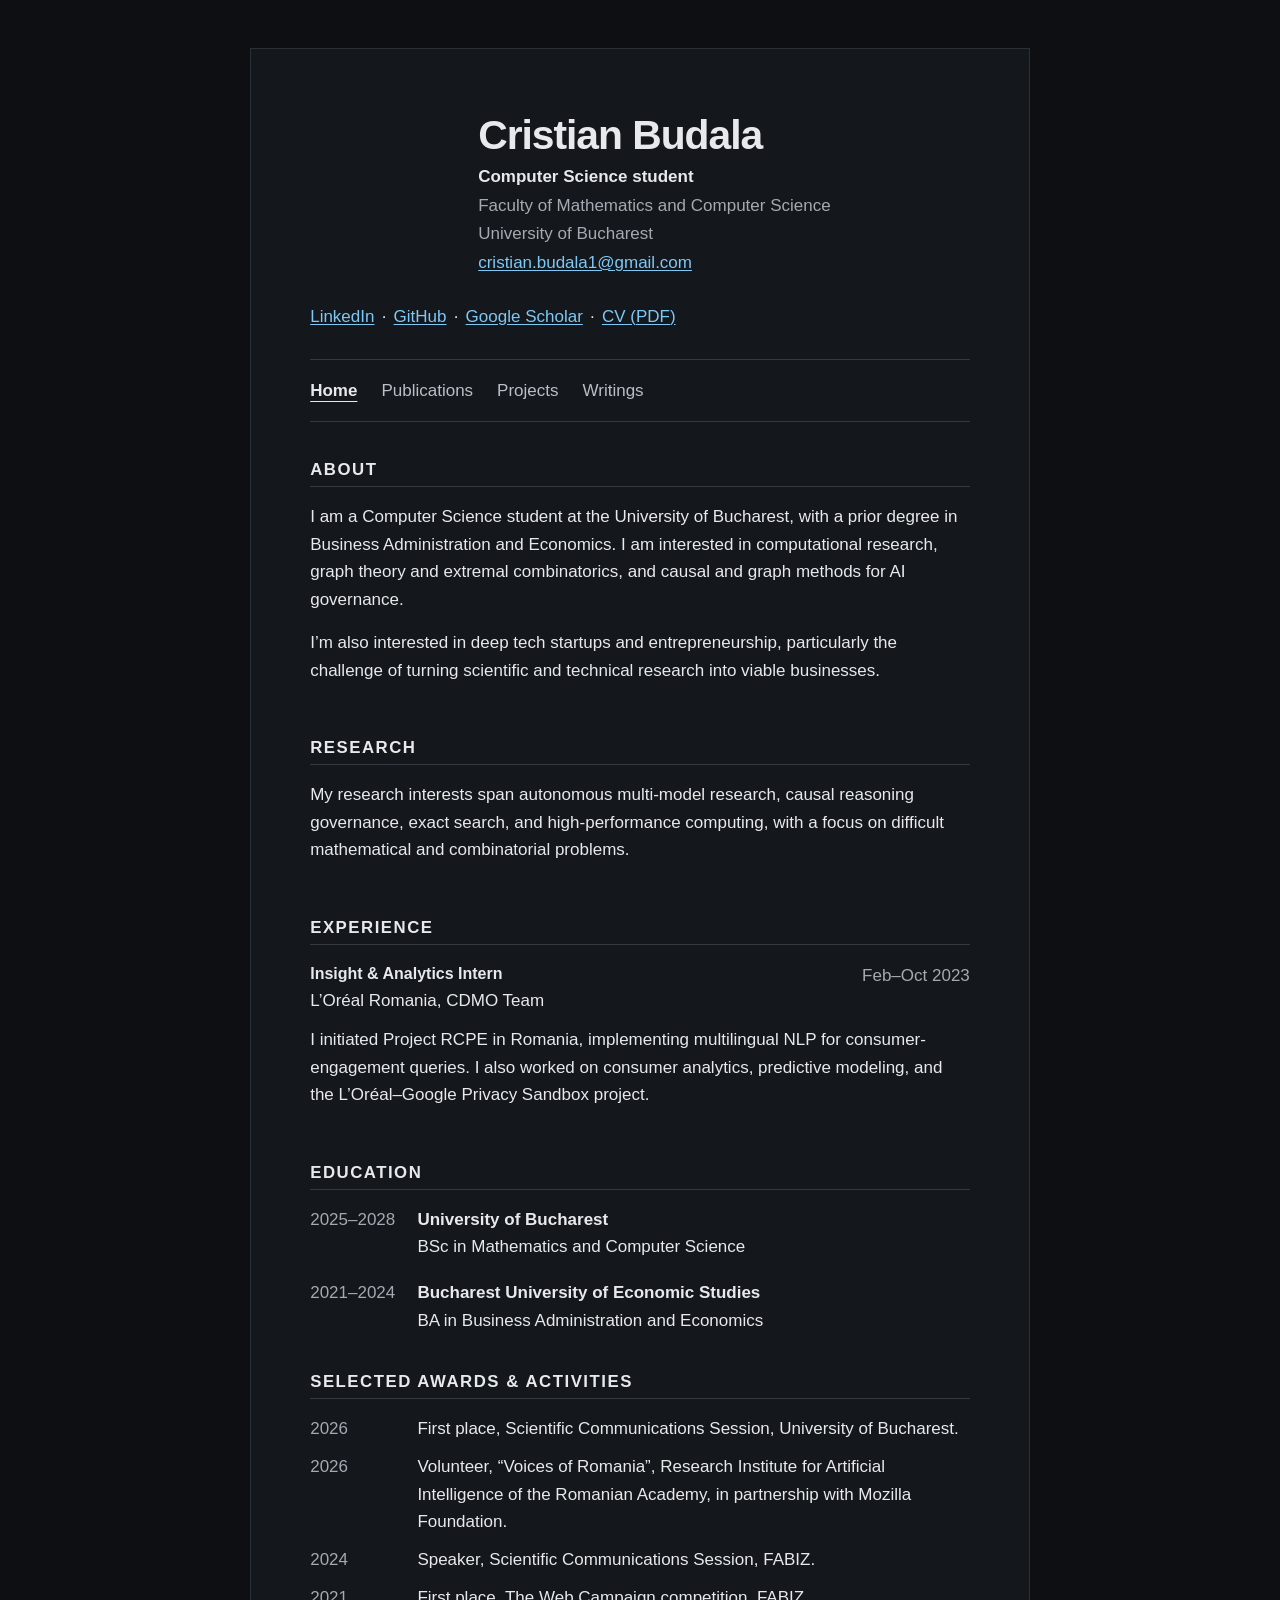
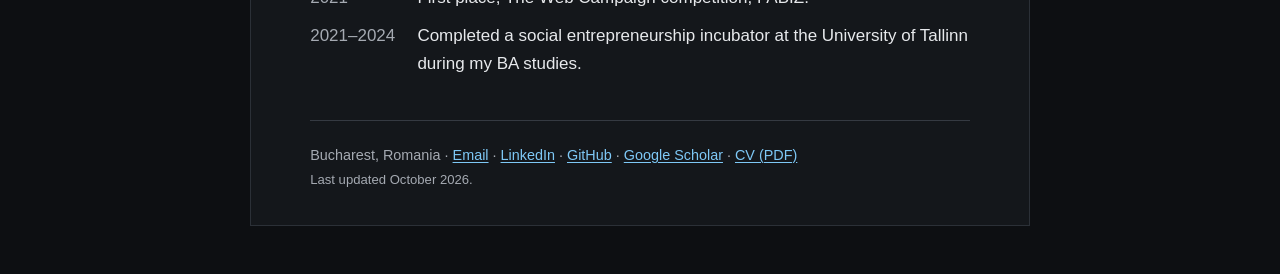
<file: index.html>
<!doctype html>
<html lang="en">
<head>
  <meta charset="utf-8">
  <meta name="viewport" content="width=device-width, initial-scale=1">
  <meta name="theme-color" content="#0d0f12">
  <meta name="google-site-verification" content="-uyji650QhEZmCe27n6PGyCIkd62Jc51Z5AX6GFoZh4" />
  <meta http-equiv="refresh" content="0; url=home.html">
  <link rel="canonical" href="https://cristianbudala.github.io/home.html">
  <title>Home — Cristian Budala</title>
  <link rel="stylesheet" href="styles.css">
</head>
<body>
  <main>
    <h1>Cristian Budala</h1>
    <p><a href="home.html">Continue to the homepage.</a></p>
  </main>
</body>
</html>
</file>
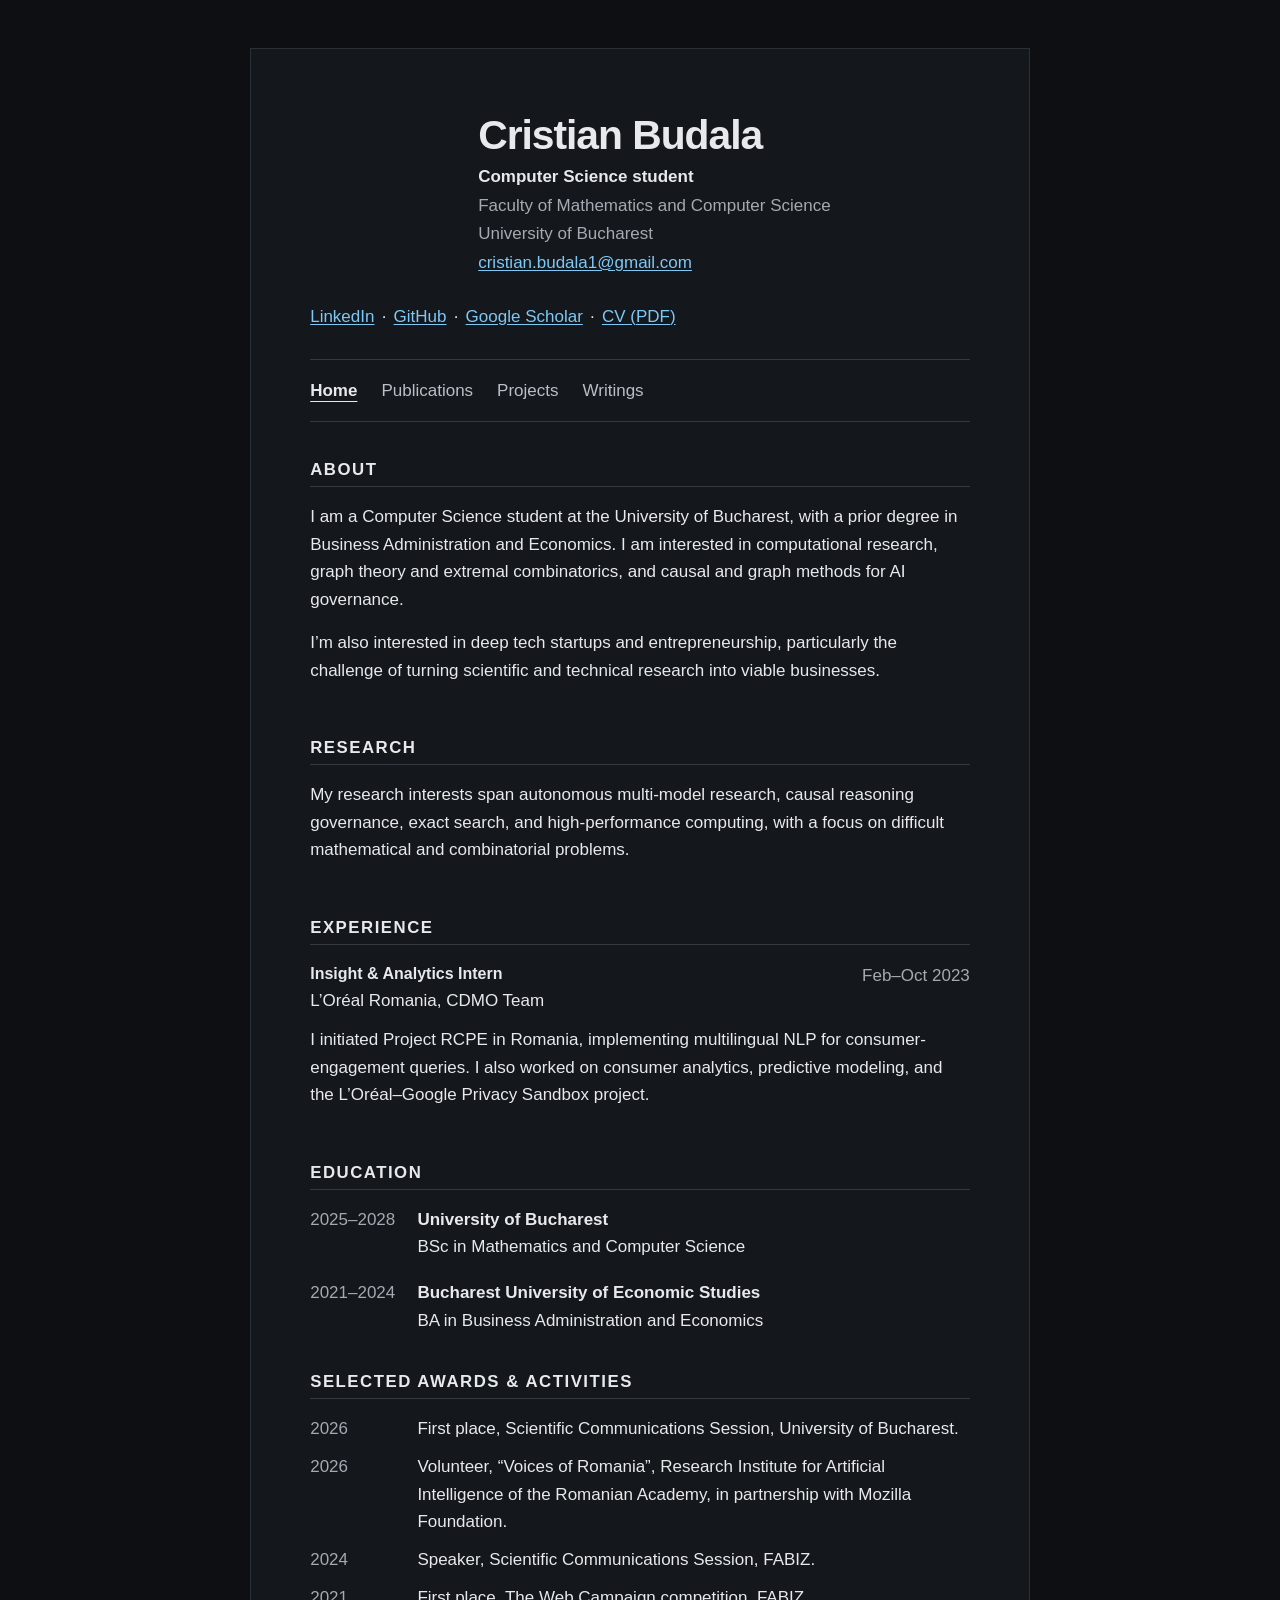
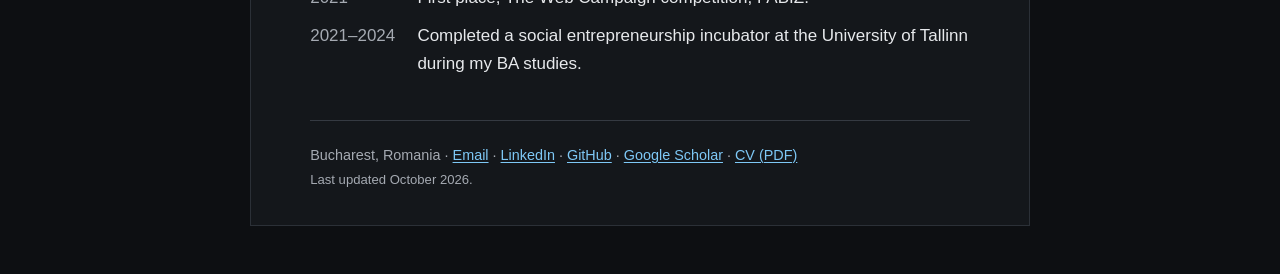
<file: hobbies.html>
<!doctype html>
<html lang="en">
<head>
  <meta charset="utf-8">
  <meta name="viewport" content="width=device-width, initial-scale=1">
  <meta name="theme-color" content="#0d0f12">
  <meta name="description" content="Cristian Budala’s hobbies and personal background: competitive gaming, debate, home labs, mountains, audio engineering, and film.">
  <!-- Temporarily hidden: to restore, remove the refresh and robots tags,
       restore this page's canonical URL, replace the fallback main with
       the template's contents, and
       restore the navigation links and sitemap entry. -->
  <meta name="robots" content="noindex">
  <meta http-equiv="refresh" content="0; url=home.html">
  <link rel="canonical" href="https://cristianbudala.github.io/home.html">
  <title>Hobbies — Cristian Budala</title>
  <link rel="stylesheet" href="styles.css">
</head>
<body>
  <main>
    <p><a href="home.html">Continue to the homepage.</a></p>
  </main>

  <template id="hobbies-content">
  <a class="skip-link" href="#main">Skip to content</a>

  <main id="main">
    <header class="intro">
      <p class="site-name"><a href="home.html">Cristian Budala</a></p>
      <h1 id="page-title">Hobbies</h1>
    </header>

    <nav class="page-nav" aria-label="Main navigation">
      <a href="home.html">Home</a>
      <a href="publications.html">Publications</a>
      <a href="projects.html">Projects</a>
      <a href="writings.html">Writings</a>
      <a href="hobbies.html" aria-current="page">Hobbies</a>
    </nav>

    <section aria-labelledby="page-title">
      <p>As a teenager, I played competitively (Minecraft, CS:GO, and Rainbow Six Siege), representing Romania at some of the first major gaming events in Eastern Europe, including <a href="https://ro.wikipedia.org/wiki/Dreamhack" target="_blank" rel="noreferrer">DreamHack 2015</a> and <a href="https://ro.wikipedia.org/wiki/East_European_Comic_Con" target="_blank" rel="noreferrer">East European Comic Con (2014–2016)</a>. I can proudly say I was there in the “golden-era” of gaming, able to witness live some of the greatest moments in competitive gaming and its ascension into mainstream media as “more than just a hobby”.</p>
      <p>In high school, I discovered academic debating, something to which I dedicated most of my time for the next 5-6 years. As a debater, I won two national championships and many other team and individual, national and international awards. My involvement also extended to coaching, judging, and organizing competitions: I coached five national champions and worked with 700+ children and teenagers.</p>
      <p>I then became manager of Tandem Debate Club, the biggest debate club in the Transylvania region, and co-founded the AXEM Association for Critical Thinking. As Vice President of AXEM (2020-2024), I helped organize debate competitions, worked with students, and supported educational and charitable initiatives.</p>
    </section>

    <section aria-labelledby="these-days-title">
      <h2 id="these-days-title">These days</h2>
      <p>Nowadays, outside mathematics and programming, I enjoy spending time building my home lab or climbing mountains.</p>
      <p>I’m also learning and practicing audio engineering for hi-fi audio products. Cinema has long been another interest, and I’ve recently started learning more about film criticism.</p>
    </section>

    <img class="personal-photo" src="assets/images/mountain-hike.jpg" width="4898" height="3265" alt="A person standing on a rocky mountain summit overlooking distant blue ridges." loading="lazy" decoding="async">

    <footer>
      <p>Bucharest, Romania · <a href="mailto:cristian.budala1@gmail.com">Email</a> · <a href="https://www.linkedin.com/in/cristian-budala/" target="_blank" rel="noreferrer">LinkedIn</a> · <a href="https://github.com/CristianBudala" target="_blank" rel="noreferrer">GitHub</a> · <a href="https://scholar.google.com/citations?user=VjInabEAAAAJ&amp;hl=en&amp;oi=ao" target="_blank" rel="noreferrer">Google Scholar</a> · <a href="assets/documents/Cristian_Budala_CV.pdf?v=c77f74951b90" download="Cristian_Budala_CV.pdf" type="application/pdf">CV (PDF)</a></p>
      <p class="updated">Last updated <time datetime="2026-10-18">October 2026</time>.</p>
    </footer>
  </main>
  </template>
</body>
</html>
</file>
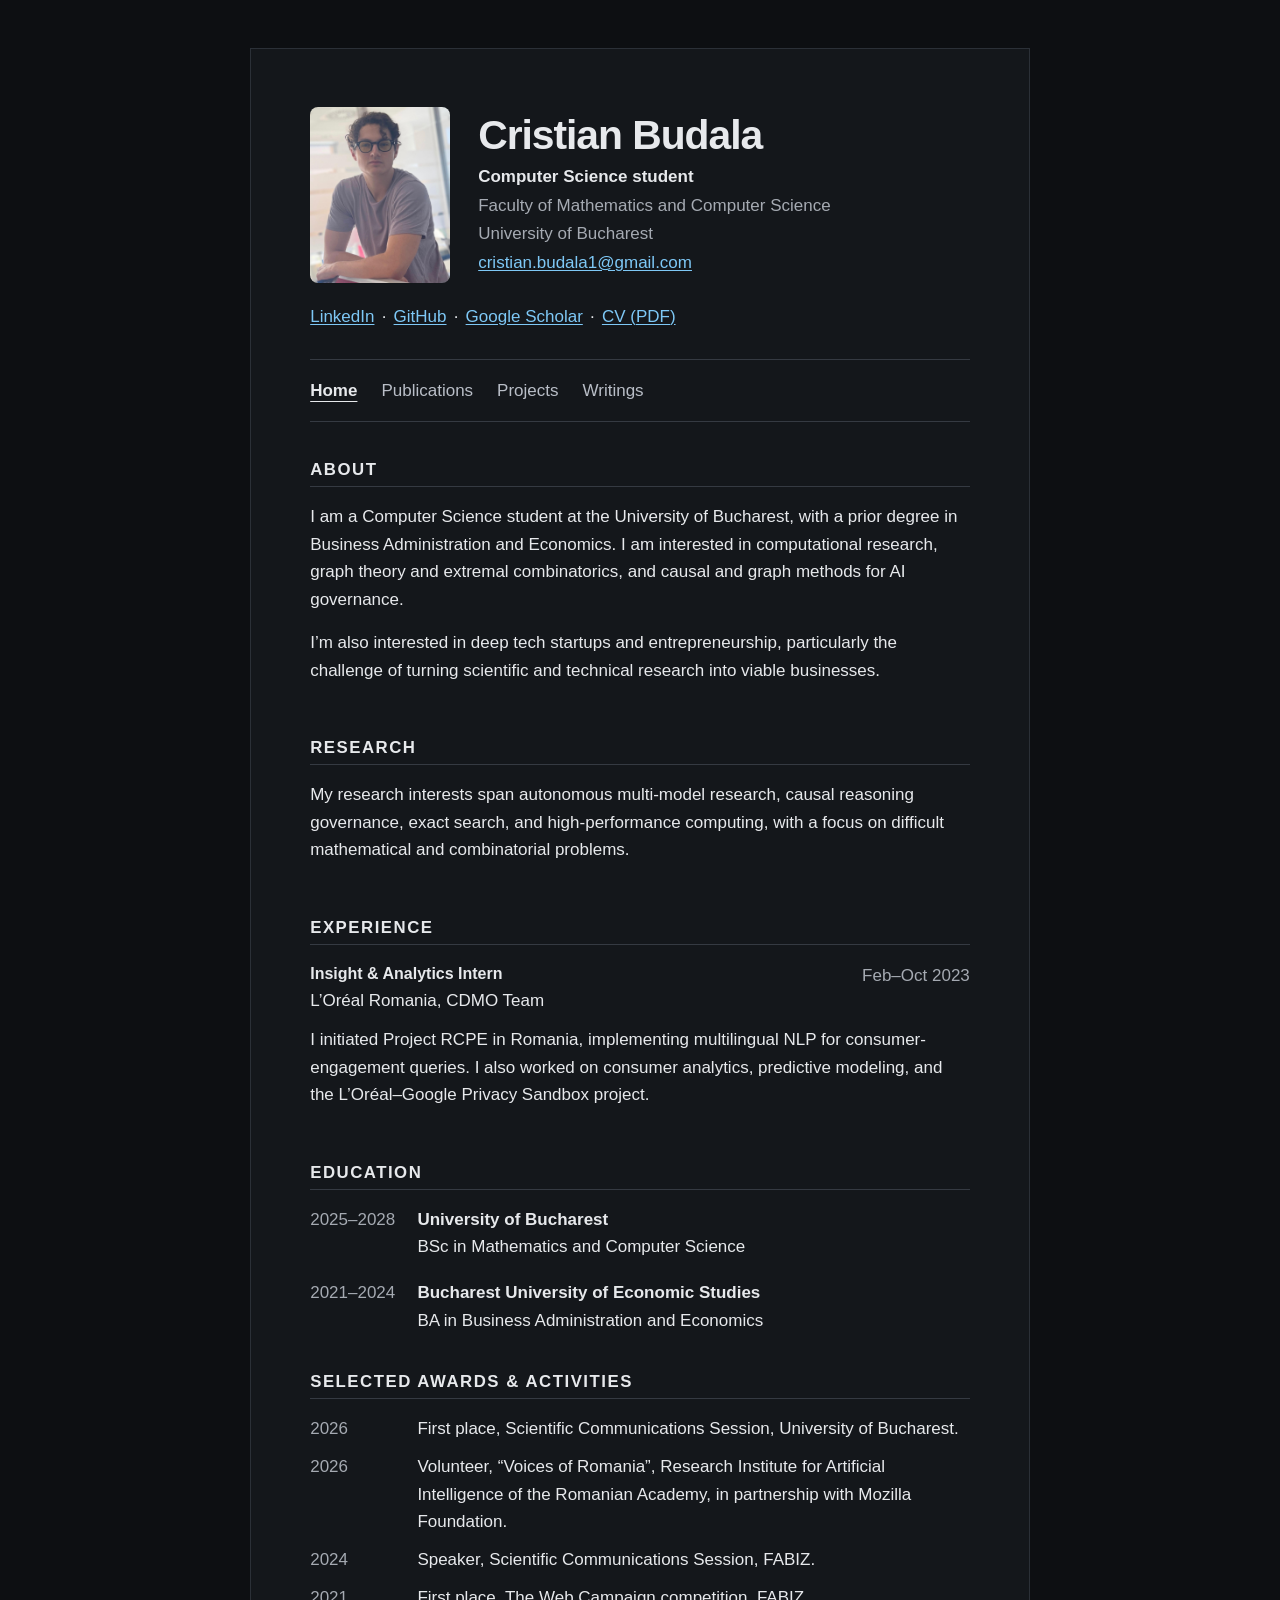
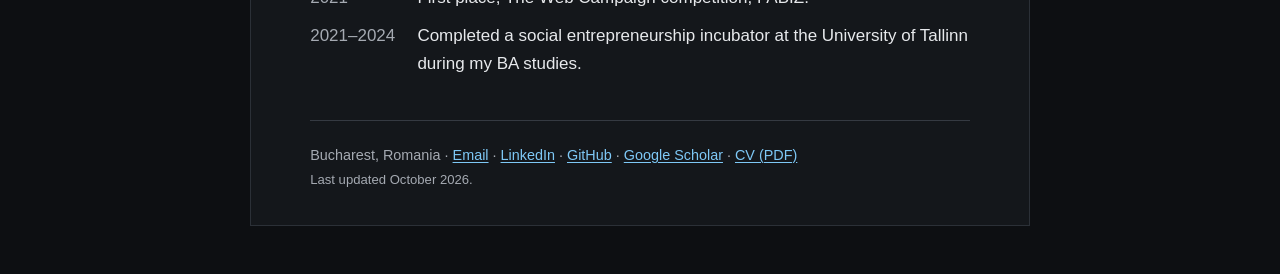
<file: home.html>
<!doctype html>
<html lang="en">
<head>
  <meta charset="utf-8">
  <meta name="viewport" content="width=device-width, initial-scale=1">
  <meta name="theme-color" content="#0d0f12">
  <meta name="google-site-verification" content="-uyji650QhEZmCe27n6PGyCIkd62Jc51Z5AX6GFoZh4" />
  <meta name="description" content="Cristian Budala — computer science student at the University of Bucharest working on computational combinatorics, autonomous research, and causal AI governance.">
  <link rel="canonical" href="https://cristianbudala.github.io/home.html">
  <title>Home — Cristian Budala</title>
  <link rel="stylesheet" href="styles.css">
</head>
<body>
  <a class="skip-link" href="#main">Skip to content</a>

  <main id="main">
    <header class="intro intro-with-portrait">
      <img class="portrait" src="assets/images/cristian-budala.jpg" width="1600" height="1600" alt="Portrait of Cristian Budala" decoding="async">
      <div class="intro-details">
        <h1>Cristian Budala</h1>
        <p class="role">Computer Science student</p>
        <p>Faculty of Mathematics and Computer Science<br>University of Bucharest</p>
        <p><a href="mailto:cristian.budala1@gmail.com">cristian.budala1@gmail.com</a></p>
      </div>
      <nav aria-label="Profile links">
        <a href="https://www.linkedin.com/in/cristian-budala/" target="_blank" rel="noreferrer">LinkedIn</a>
        <span aria-hidden="true">·</span>
        <a href="https://github.com/CristianBudala" target="_blank" rel="noreferrer">GitHub</a>
        <span aria-hidden="true">·</span>
        <a href="https://scholar.google.com/citations?user=VjInabEAAAAJ&amp;hl=en&amp;oi=ao" target="_blank" rel="noreferrer">Google Scholar</a>
        <span aria-hidden="true">·</span>
        <a href="assets/documents/Cristian_Budala_CV.pdf?v=c77f74951b90" download="Cristian_Budala_CV.pdf" type="application/pdf">CV (PDF)</a>
      </nav>
    </header>

    <nav class="page-nav" aria-label="Main navigation">
      <a href="home.html" aria-current="page">Home</a>
      <a href="publications.html">Publications</a>
      <a href="projects.html">Projects</a>
      <a href="writings.html">Writings</a>
    </nav>

    <section aria-labelledby="about-title">
      <h2 id="about-title">About</h2>
      <p>I am a Computer Science student at the University of Bucharest, with a prior degree in Business Administration and Economics. I am interested in computational research, graph theory and extremal combinatorics, and causal and graph methods for AI governance.</p>
      <p>I’m also interested in deep tech startups and entrepreneurship, particularly the challenge of turning scientific and technical research into viable businesses.</p>
    </section>

    <section aria-labelledby="research-title">
      <h2 id="research-title">Research</h2>
      <p>My research interests span autonomous multi-model research, causal reasoning governance, exact search, and high-performance computing, with a focus on difficult mathematical and combinatorial problems.</p>
    </section>

    <section aria-labelledby="experience-title">
      <h2 id="experience-title">Experience</h2>
      <div class="dated-entry">
        <div>
          <h3>Insight &amp; Analytics Intern</h3>
          <p>L’Oréal Romania, CDMO Team</p>
        </div>
        <p class="date">Feb–Oct 2023</p>
      </div>
      <p>I initiated Project RCPE in Romania, implementing multilingual NLP for consumer-engagement queries. I also worked on consumer analytics, predictive modeling, and the L’Oréal–Google Privacy Sandbox project.</p>
    </section>

    <section aria-labelledby="education-title">
      <h2 id="education-title">Education</h2>
      <ul class="entries education">
        <li><span class="year">2025–2028</span><span><strong>University of Bucharest</strong><br>BSc in Mathematics and Computer Science</span></li>
        <li><span class="year">2021–2024</span><span><strong>Bucharest University of Economic Studies</strong><br>BA in Business Administration and Economics</span></li>
      </ul>
    </section>

    <section aria-labelledby="awards-title">
      <h2 id="awards-title">Selected awards &amp; activities</h2>
      <ul class="entries compact">
        <li><span class="year">2026</span><span>First place, Scientific Communications Session, University of Bucharest.</span></li>
        <li><span class="year">2026</span><span>Volunteer, “Voices of Romania”, Research Institute for Artificial Intelligence of the Romanian Academy, in partnership with Mozilla Foundation.</span></li>
        <li><span class="year">2024</span><span>Speaker, Scientific Communications Session, FABIZ.</span></li>
        <li><span class="year">2021</span><span>First place, The Web Campaign competition, FABIZ.</span></li>
        <li><span class="year">2021–2024</span><span>Completed a social entrepreneurship incubator at the University of Tallinn during my BA studies.</span></li>
      </ul>
    </section>

    <footer>
      <p>Bucharest, Romania · <a href="mailto:cristian.budala1@gmail.com">Email</a> · <a href="https://www.linkedin.com/in/cristian-budala/" target="_blank" rel="noreferrer">LinkedIn</a> · <a href="https://github.com/CristianBudala" target="_blank" rel="noreferrer">GitHub</a> · <a href="https://scholar.google.com/citations?user=VjInabEAAAAJ&amp;hl=en&amp;oi=ao" target="_blank" rel="noreferrer">Google Scholar</a> · <a href="assets/documents/Cristian_Budala_CV.pdf?v=c77f74951b90" download="Cristian_Budala_CV.pdf" type="application/pdf">CV (PDF)</a></p>
      <p class="updated">Last updated <time datetime="2026-10-18">October 2026</time>.</p>
    </footer>
  </main>
</body>
</html>
</file>
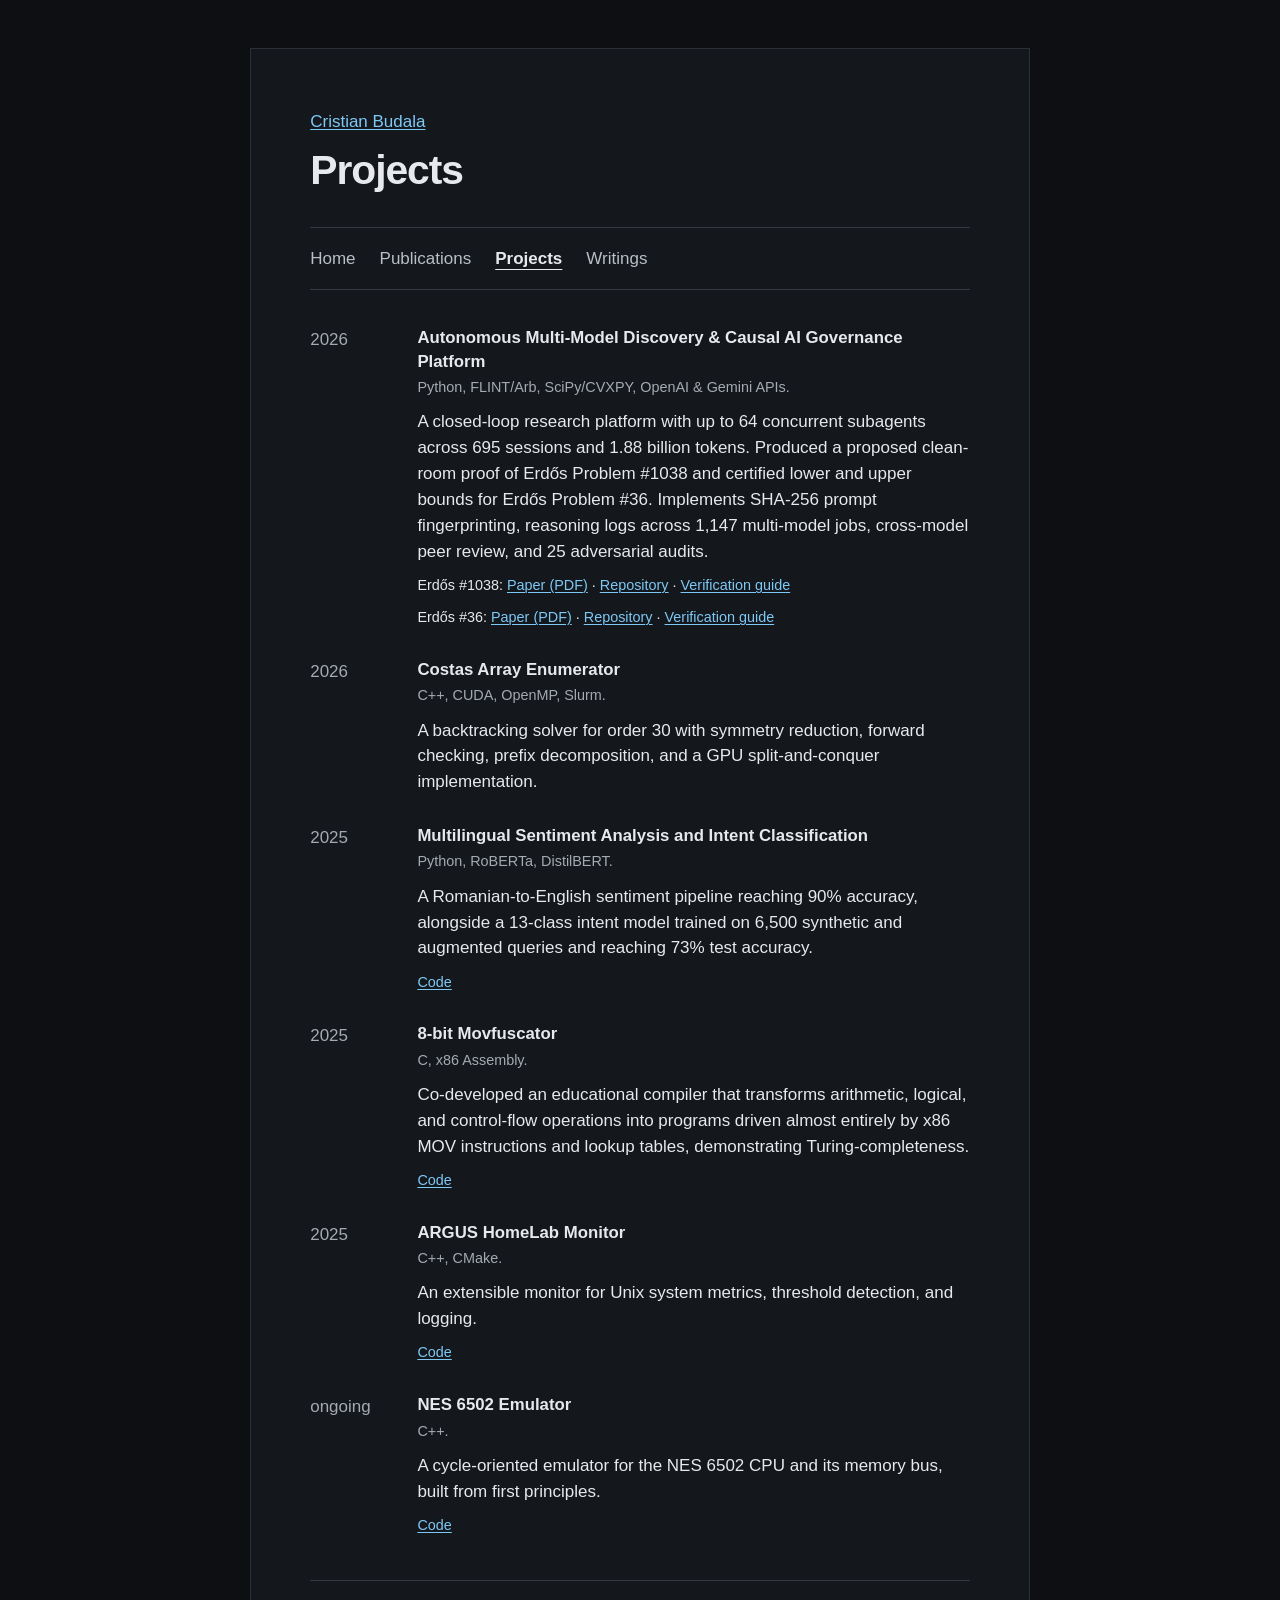
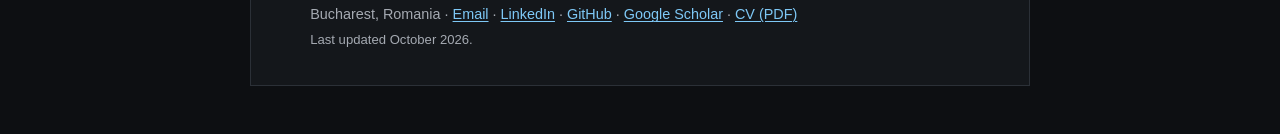
<file: projects.html>
<!doctype html>
<html lang="en">
<head>
  <meta charset="utf-8">
  <meta name="viewport" content="width=device-width, initial-scale=1">
  <meta name="theme-color" content="#0d0f12">
  <meta name="description" content="Projects by Cristian Budala in autonomous research, computational combinatorics, machine learning, and systems.">
  <link rel="canonical" href="https://cristianbudala.github.io/projects.html">
  <title>Projects — Cristian Budala</title>
  <link rel="stylesheet" href="styles.css">
</head>
<body>
  <a class="skip-link" href="#main">Skip to content</a>

  <main id="main">
    <header class="intro">
      <p class="site-name"><a href="home.html">Cristian Budala</a></p>
      <h1 id="page-title">Projects</h1>
    </header>

    <nav class="page-nav" aria-label="Main navigation">
      <a href="home.html">Home</a>
      <a href="publications.html">Publications</a>
      <a href="projects.html" aria-current="page">Projects</a>
      <a href="writings.html">Writings</a>
    </nav>

    <section aria-labelledby="page-title">
      <ul class="entries projects">
        <li>
          <span class="year">2026</span>
          <div class="project-details">
            <h2 class="project-title">Autonomous Multi-Model Discovery &amp; Causal AI Governance Platform</h2>
            <p class="project-tech">Python, FLINT/Arb, SciPy/CVXPY, OpenAI &amp; Gemini APIs.</p>
            <p>A closed-loop research platform with up to 64 concurrent subagents across 695 sessions and 1.88 billion tokens. Produced a proposed clean-room proof of Erdős Problem #1038 and certified lower and upper bounds for Erdős Problem #36. Implements SHA-256 prompt fingerprinting, reasoning logs across 1,147 multi-model jobs, cross-model peer review, and 25 adversarial audits.</p>
            <p class="project-links">Erdős #1038: <a href="https://github.com/CristianBudala/erdos-1038-proof/blob/main/paper/erdos_1038_preprint.pdf" target="_blank" rel="noreferrer">Paper (PDF)</a> · <a href="https://github.com/CristianBudala/erdos-1038-proof" target="_blank" rel="noreferrer">Repository</a> · <a href="https://github.com/CristianBudala/erdos-1038-proof/blob/main/verification/README.md" target="_blank" rel="noreferrer">Verification guide</a></p>
            <p class="project-links">Erdős #36: <a href="https://github.com/CristianBudala/erdos-36-bounds/blob/main/paper/erdos36_bounds.pdf" target="_blank" rel="noreferrer">Paper (PDF)</a> · <a href="https://github.com/CristianBudala/erdos-36-bounds" target="_blank" rel="noreferrer">Repository</a> · <a href="https://github.com/CristianBudala/erdos-36-bounds/blob/main/verification/README.md" target="_blank" rel="noreferrer">Verification guide</a></p>
          </div>
        </li>
        <li>
          <span class="year">2026</span>
          <div class="project-details">
            <h2 class="project-title">Costas Array Enumerator</h2>
            <p class="project-tech">C++, CUDA, OpenMP, Slurm.</p>
            <p>A backtracking solver for order 30 with symmetry reduction, forward checking, prefix decomposition, and a GPU split-and-conquer implementation.</p>
          </div>
        </li>
        <li>
          <span class="year">2025</span>
          <div class="project-details">
            <h2 class="project-title">Multilingual Sentiment Analysis and Intent Classification</h2>
            <p class="project-tech">Python, RoBERTa, DistilBERT.</p>
            <p>A Romanian-to-English sentiment pipeline reaching 90% accuracy, alongside a 13-class intent model trained on 6,500 synthetic and augmented queries and reaching 73% test accuracy.</p>
            <p class="project-links"><a href="https://github.com/CristianBudala/Multilingual-Sentiment-Analysis-and-Intent-Classification" target="_blank" rel="noreferrer">Code</a></p>
          </div>
        </li>
        <li>
          <span class="year">2025</span>
          <div class="project-details">
            <h2 class="project-title">8-bit Movfuscator</h2>
            <p class="project-tech">C, x86 Assembly.</p>
            <p>Co-developed an educational compiler that transforms arithmetic, logical, and control-flow operations into programs driven almost entirely by x86 MOV instructions and lookup tables, demonstrating Turing-completeness.</p>
            <p class="project-links"><a href="https://github.com/CristianBudala/8-bit-Movfuscator" target="_blank" rel="noreferrer">Code</a></p>
          </div>
        </li>
        <li>
          <span class="year">2025</span>
          <div class="project-details">
            <h2 class="project-title">ARGUS HomeLab Monitor</h2>
            <p class="project-tech">C++, CMake.</p>
            <p>An extensible monitor for Unix system metrics, threshold detection, and logging.</p>
            <p class="project-links"><a href="https://github.com/CristianBudala/ARGUS-HomeLab-System-Resources-Monitor" target="_blank" rel="noreferrer">Code</a></p>
          </div>
        </li>
        <li>
          <span class="year">ongoing</span>
          <div class="project-details">
            <h2 class="project-title">NES 6502 Emulator</h2>
            <p class="project-tech">C++.</p>
            <p>A cycle-oriented emulator for the NES 6502 CPU and its memory bus, built from first principles.</p>
            <p class="project-links"><a href="https://github.com/CristianBudala/NES-6502-Emulator" target="_blank" rel="noreferrer">Code</a></p>
          </div>
        </li>
      </ul>
    </section>

    <footer>
      <p>Bucharest, Romania · <a href="mailto:cristian.budala1@gmail.com">Email</a> · <a href="https://www.linkedin.com/in/cristian-budala/" target="_blank" rel="noreferrer">LinkedIn</a> · <a href="https://github.com/CristianBudala" target="_blank" rel="noreferrer">GitHub</a> · <a href="https://scholar.google.com/citations?user=VjInabEAAAAJ&amp;hl=en&amp;oi=ao" target="_blank" rel="noreferrer">Google Scholar</a> · <a href="assets/documents/Cristian_Budala_CV.pdf?v=c77f74951b90" download="Cristian_Budala_CV.pdf" type="application/pdf">CV (PDF)</a></p>
      <p class="updated">Last updated <time datetime="2026-10-18">October 2026</time>.</p>
    </footer>
  </main>
</body>
</html>
</file>
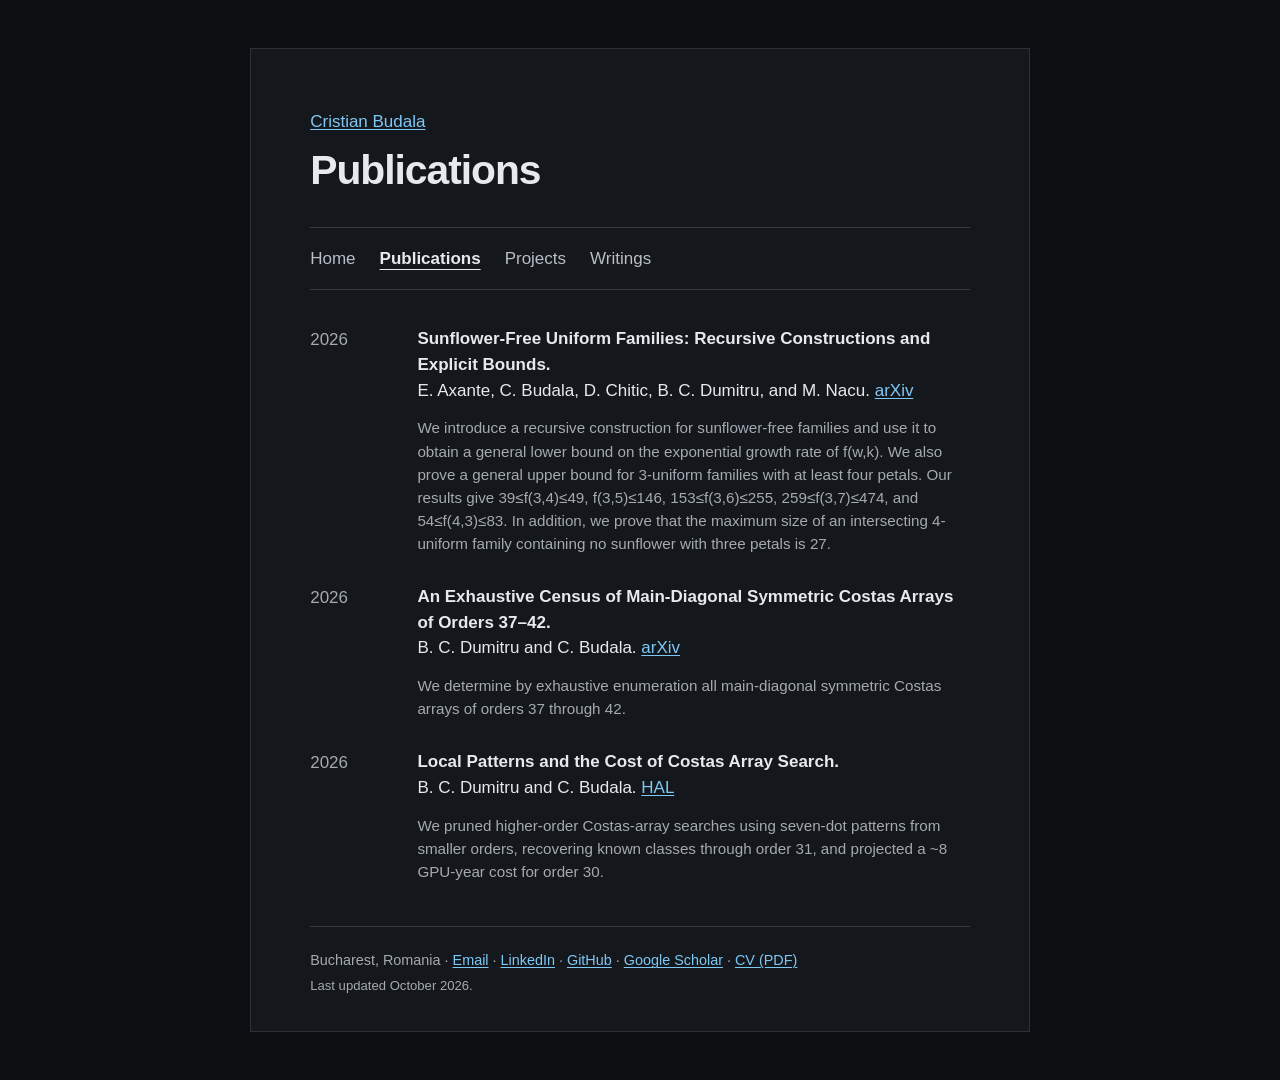
<file: publications.html>
<!doctype html>
<html lang="en">
<head>
  <meta charset="utf-8">
  <meta name="viewport" content="width=device-width, initial-scale=1">
  <meta name="theme-color" content="#0d0f12">
  <meta name="description" content="Publications by Cristian Budala in computational combinatorics and Costas array research.">
  <link rel="canonical" href="https://cristianbudala.github.io/publications.html">
  <title>Publications — Cristian Budala</title>
  <link rel="stylesheet" href="styles.css">
</head>
<body>
  <a class="skip-link" href="#main">Skip to content</a>

  <main id="main">
    <header class="intro">
      <p class="site-name"><a href="home.html">Cristian Budala</a></p>
      <h1 id="page-title">Publications</h1>
    </header>

    <nav class="page-nav" aria-label="Main navigation">
      <a href="home.html">Home</a>
      <a href="publications.html" aria-current="page">Publications</a>
      <a href="projects.html">Projects</a>
      <a href="writings.html">Writings</a>
    </nav>

    <section aria-labelledby="page-title">
      <ol class="entries publications" reversed>
        <li>
          <span class="year">2026</span>
          <div class="publication-details">
            <strong>Sunflower-Free Uniform Families: Recursive Constructions and Explicit Bounds.</strong><br>E. Axante, C. Budala, D. Chitic, B. C. Dumitru, and M. Nacu. <a href="https://doi.org/10.48550/arXiv.2609.06175" target="_blank" rel="noreferrer">arXiv</a>
            <p class="publication-description">We introduce a recursive construction for sunflower-free families and use it to obtain a general lower bound on the exponential growth rate of f(w,k). We also prove a general upper bound for 3-uniform families with at least four petals. Our results give 39≤f(3,4)≤49, f(3,5)≤146, 153≤f(3,6)≤255, 259≤f(3,7)≤474, and 54≤f(4,3)≤83. In addition, we prove that the maximum size of an intersecting 4-uniform family containing no sunflower with three petals is 27.</p>
          </div>
        </li>
        <li>
          <span class="year">2026</span>
          <div class="publication-details">
            <strong>An Exhaustive Census of Main-Diagonal Symmetric Costas Arrays of Orders 37–42.</strong><br>B. C. Dumitru and C. Budala. <a href="https://doi.org/10.48550/arXiv.2608.28690" target="_blank" rel="noreferrer">arXiv</a>
            <p class="publication-description">We determine by exhaustive enumeration all main-diagonal symmetric Costas arrays of orders 37 through 42.</p>
          </div>
        </li>
        <li>
          <span class="year">2026</span>
          <div class="publication-details">
            <strong>Local Patterns and the Cost of Costas Array Search.</strong><br>B. C. Dumitru and C. Budala. <a href="https://hal.science/hal-05731061" target="_blank" rel="noreferrer">HAL</a>
            <p class="publication-description">We pruned higher-order Costas-array searches using seven-dot patterns from smaller orders, recovering known classes through order 31, and projected a ~8 GPU-year cost for order 30.</p>
          </div>
        </li>
      </ol>
    </section>

    <footer>
      <p>Bucharest, Romania · <a href="mailto:cristian.budala1@gmail.com">Email</a> · <a href="https://www.linkedin.com/in/cristian-budala/" target="_blank" rel="noreferrer">LinkedIn</a> · <a href="https://github.com/CristianBudala" target="_blank" rel="noreferrer">GitHub</a> · <a href="https://scholar.google.com/citations?user=VjInabEAAAAJ&amp;hl=en&amp;oi=ao" target="_blank" rel="noreferrer">Google Scholar</a> · <a href="assets/documents/Cristian_Budala_CV.pdf?v=c77f74951b90" download="Cristian_Budala_CV.pdf" type="application/pdf">CV (PDF)</a></p>
      <p class="updated">Last updated <time datetime="2026-10-18">October 2026</time>.</p>
    </footer>
  </main>
</body>
</html>
</file>
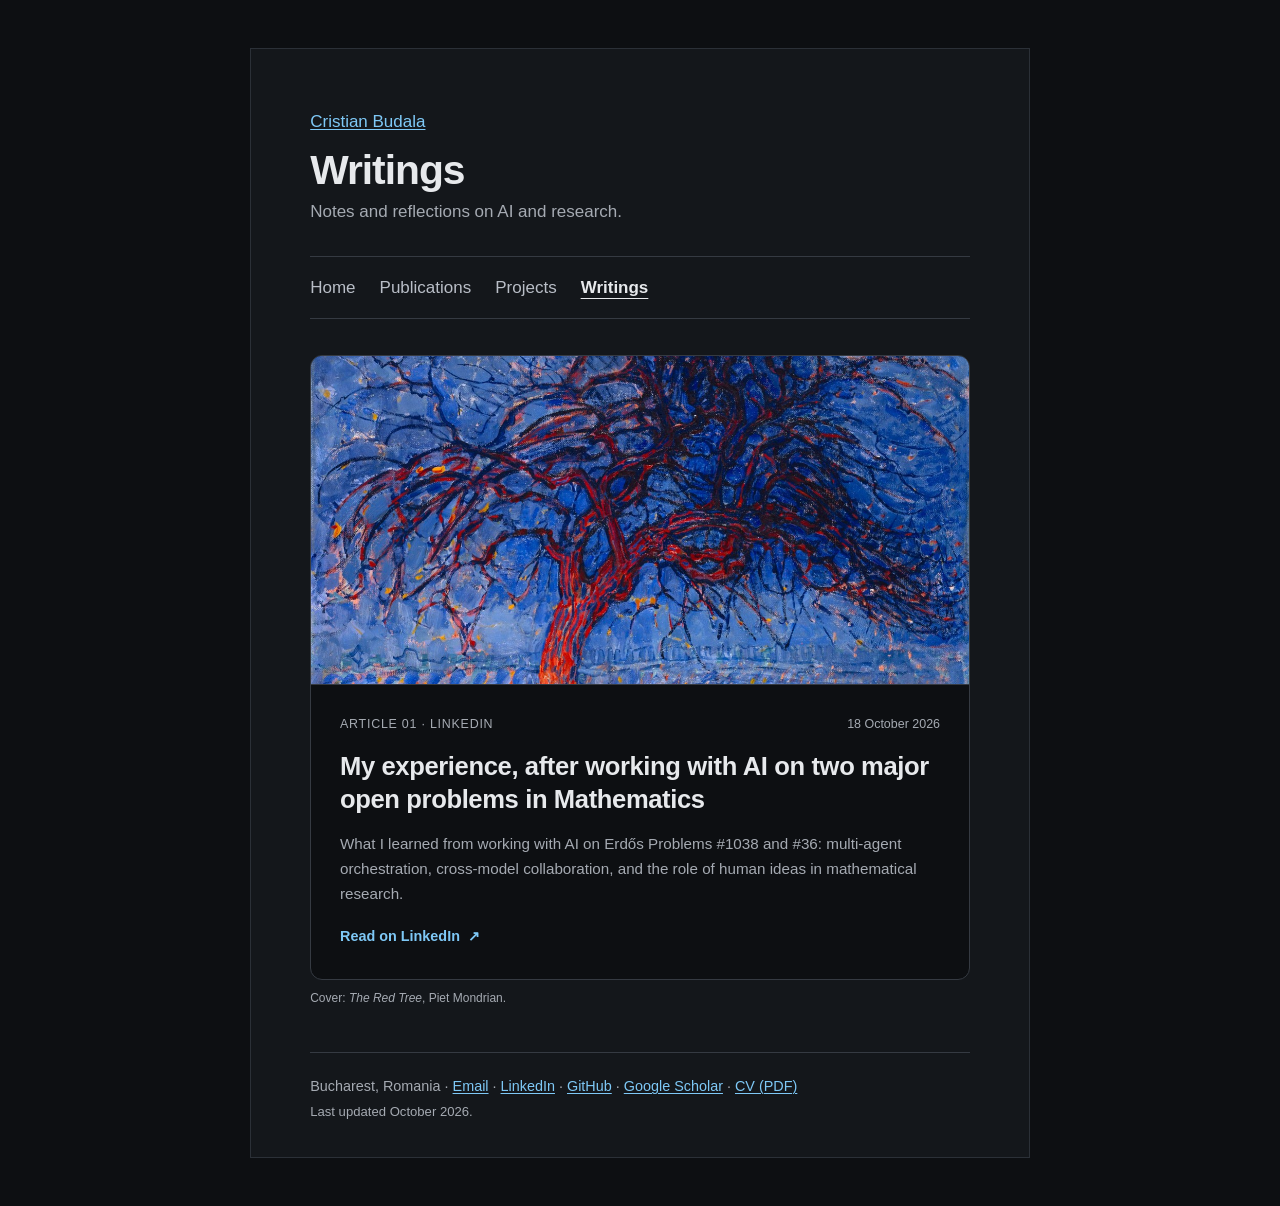
<file: writings.html>
<!doctype html>
<html lang="en">
<head>
  <meta charset="utf-8">
  <meta name="viewport" content="width=device-width, initial-scale=1">
  <meta name="theme-color" content="#0d0f12">
  <meta name="description" content="Articles by Cristian Budala on AI, mathematical research, and lessons from working with autonomous agents.">
  <link rel="canonical" href="https://cristianbudala.github.io/writings.html">
  <title>Writings — Cristian Budala</title>
  <link rel="stylesheet" href="styles.css">
</head>
<body>
  <a class="skip-link" href="#main">Skip to content</a>

  <main id="main">
    <header class="intro">
      <p class="site-name"><a href="home.html">Cristian Budala</a></p>
      <h1 id="page-title">Writings</h1>
      <p>Notes and reflections on AI and research.</p>
    </header>

    <nav class="page-nav" aria-label="Main navigation">
      <a href="home.html">Home</a>
      <a href="publications.html">Publications</a>
      <a href="projects.html">Projects</a>
      <a href="writings.html" aria-current="page">Writings</a>
    </nav>

    <section aria-labelledby="page-title">
      <article class="writing-card">
        <a class="writing-card-link" href="https://www.linkedin.com/pulse/my-experience-after-working-ai-two-major-open-problems-budala-fhd5f/" target="_blank" rel="noreferrer" aria-labelledby="first-article-title">
          <img class="writing-cover" src="assets/images/ai-mathematics-cover.jpg" width="1280" height="719" alt="" decoding="async">
          <div class="writing-card-body">
            <p class="writing-meta"><span>Article 01 · LinkedIn</span><time datetime="2026-10-18">18 October 2026</time></p>
            <h2 id="first-article-title">My experience, after working with AI on two major open problems in Mathematics</h2>
            <p class="writing-excerpt">What I learned from working with AI on Erdős Problems #1038 and #36: multi-agent orchestration, cross-model collaboration, and the role of human ideas in mathematical research.</p>
            <span class="writing-cta">Read on LinkedIn <span aria-hidden="true">↗</span></span>
          </div>
        </a>
      </article>
      <p class="writing-credit">Cover: <cite>The Red Tree</cite>, Piet Mondrian.</p>
    </section>

    <footer>
      <p>Bucharest, Romania · <a href="mailto:cristian.budala1@gmail.com">Email</a> · <a href="https://www.linkedin.com/in/cristian-budala/" target="_blank" rel="noreferrer">LinkedIn</a> · <a href="https://github.com/CristianBudala" target="_blank" rel="noreferrer">GitHub</a> · <a href="https://scholar.google.com/citations?user=VjInabEAAAAJ&amp;hl=en&amp;oi=ao" target="_blank" rel="noreferrer">Google Scholar</a> · <a href="assets/documents/Cristian_Budala_CV.pdf?v=c77f74951b90" download="Cristian_Budala_CV.pdf" type="application/pdf">CV (PDF)</a></p>
      <p class="updated">Last updated <time datetime="2026-10-18">October 2026</time>.</p>
    </footer>
  </main>
</body>
</html>
</file>
<file: styles.css>
:root {
  color-scheme: dark;
  --background: #0d0f12;
  --paper: #14171b;
  --text: #e7e9ec;
  --muted: #a5aab2;
  --line: #353a42;
  --link: #7ec8f6;
  --link-hover: #b9e3ff;
}

* {
  box-sizing: border-box;
}

html {
  scroll-behavior: smooth;
}

body {
  margin: 0;
  background: var(--background);
  color: var(--text);
  font-family: -apple-system, BlinkMacSystemFont, "Segoe UI", Roboto, Helvetica, Arial, sans-serif;
  font-size: 17px;
  line-height: 1.62;
}

main {
  width: min(780px, calc(100% - 2rem));
  margin: 3rem auto;
  padding: 3.6rem 3.7rem 2rem;
  background: var(--paper);
  border: 1px solid #2b3037;
}

.skip-link {
  position: fixed;
  top: 0;
  left: 1rem;
  z-index: 10;
  padding: .55rem .8rem;
  color: #fff;
  background: var(--text);
  transform: translateY(-110%);
}

.skip-link:focus {
  transform: translateY(0);
}

a {
  color: var(--link);
  text-decoration-thickness: 1px;
  text-underline-offset: 2px;
}

a:hover {
  color: var(--link-hover);
}

.intro {
  padding-bottom: 1.8rem;
  border-bottom: 1px solid var(--line);
}

.intro-with-portrait {
  display: grid;
  grid-template-columns: 140px minmax(0, 1fr);
  align-items: center;
  gap: 1.25rem 1.75rem;
}

.portrait {
  display: block;
  width: 140px;
  height: 176px;
  object-fit: cover;
  object-position: center 20%;
  border-radius: 8px;
}

.intro-details {
  min-width: 0;
  overflow-wrap: anywhere;
}

.intro-with-portrait > nav {
  grid-column: 1 / -1;
  margin-top: 0;
}

h1 {
  margin: 0 0 .3rem;
  font-size: clamp(2rem, 6vw, 2.55rem);
  line-height: 1.15;
  letter-spacing: -.025em;
}

.intro p {
  margin: .08rem 0;
  color: var(--muted);
}

.intro .role {
  color: var(--text);
  font-weight: 600;
}

nav {
  display: flex;
  flex-wrap: wrap;
  gap: .45rem;
  margin-top: 1rem;
}

.page-nav {
  gap: .5rem 1.5rem;
  margin-top: 0;
  padding: .85rem 0;
  border-bottom: 1px solid var(--line);
}

.page-nav a {
  padding: .2rem 0;
  color: #b9bec7;
  text-decoration: none;
}

.page-nav a:hover,
.page-nav a:focus-visible {
  color: #d7dbe1;
  text-decoration: underline;
}

.page-nav a[aria-current="page"] {
  color: var(--text);
  font-weight: 600;
  text-decoration: underline;
  text-underline-offset: 5px;
}

.intro .site-name {
  margin-bottom: .7rem;
}

section {
  padding-top: 2.25rem;
}

h2 {
  margin: 0 0 1rem;
  padding-bottom: .28rem;
  border-bottom: 1px solid var(--line);
  font-size: 1.05rem;
  line-height: 1.4;
  letter-spacing: .09em;
  text-transform: uppercase;
}

h3 {
  margin: 0;
  font-size: 1rem;
}

p {
  margin: 0 0 1rem;
}

.entries {
  display: grid;
  gap: 1.15rem;
  margin: 0;
  padding: 0;
  list-style: none;
}

.entries li {
  display: grid;
  grid-template-columns: 5.7rem 1fr;
  gap: 1rem;
}

.entries .year {
  color: var(--muted);
  font-variant-numeric: tabular-nums;
}

.publications li::before {
  display: none;
}

.project-details,
.publication-details {
  line-height: 1.52;
}

.projects,
.publications {
  gap: 1.8rem;
}

.publication-details {
  min-width: 0;
}

.publication-description {
  margin: .8rem 0 0;
  color: var(--muted);
  font-size: .95rem;
}

.project-details {
  min-width: 0;
}

.project-title {
  margin: 0;
  padding: 0;
  border: 0;
  font-size: 1.05rem;
  line-height: 1.4;
  letter-spacing: normal;
  text-transform: none;
}

.project-details p {
  margin: .65rem 0 0;
}

.project-details .project-tech {
  margin-top: .25rem;
  color: var(--muted);
  font-size: .9rem;
}

.project-links {
  font-size: .9rem;
}

.dated-entry {
  display: flex;
  align-items: flex-start;
  justify-content: space-between;
  gap: 1.5rem;
  margin-bottom: .7rem;
}

.dated-entry p {
  margin: .05rem 0 0;
}

.dated-entry .date {
  color: var(--muted);
  white-space: nowrap;
}

.compact {
  gap: .65rem;
}

.writing-card {
  overflow: hidden;
  background: var(--background);
  border: 1px solid var(--line);
  border-radius: 12px;
}

.writing-card-link {
  display: block;
  color: var(--text);
  text-decoration: none;
}

.writing-card-link:hover {
  color: var(--text);
}

.writing-card-link:focus-visible {
  outline: 2px solid var(--link);
  outline-offset: -4px;
}

.writing-cover {
  display: block;
  width: 100%;
  height: auto;
  aspect-ratio: 2 / 1;
  object-fit: cover;
  border-bottom: 1px solid var(--line);
}

.writing-card-body {
  padding: clamp(1.2rem, 4vw, 1.8rem);
}

.writing-meta {
  display: flex;
  flex-wrap: wrap;
  justify-content: space-between;
  gap: .35rem 1rem;
  margin-bottom: 1rem;
  color: var(--muted);
  font-size: .78rem;
}

.writing-meta > span {
  letter-spacing: .06em;
  text-transform: uppercase;
}

.writing-card h2 {
  margin-bottom: 1rem;
  padding: 0;
  border: 0;
  font-size: clamp(1.3rem, 3.5vw, 1.6rem);
  line-height: 1.3;
  letter-spacing: -.015em;
  text-transform: none;
}

.writing-excerpt {
  color: var(--muted);
  font-size: .95rem;
}

.writing-cta {
  display: inline-flex;
  align-items: center;
  gap: .5rem;
  color: var(--link);
  font-size: .9rem;
  font-weight: 600;
}

.writing-card-link:hover .writing-cta {
  color: var(--link-hover);
  text-decoration: underline;
}

.writing-credit {
  margin: .6rem 0 0;
  color: var(--muted);
  font-size: .75rem;
}

.personal-photo {
  display: block;
  width: 100%;
  height: auto;
  margin-top: 2rem;
  border-radius: 8px;
}

footer {
  margin-top: 2.7rem;
  padding-top: 1.25rem;
  border-top: 1px solid var(--line);
  color: var(--muted);
  font-size: .9rem;
}

footer p {
  margin: .15rem 0;
}

.updated {
  font-size: .82rem;
}

@media (max-width: 640px) {
  body {
    background: var(--paper);
  }

  main {
    width: min(100% - 2rem, 780px);
    margin: 1.4rem auto;
    padding: 1.4rem 0 1rem;
    border: 0;
  }

  section {
    padding-top: 2rem;
  }

  .intro-with-portrait {
    grid-template-columns: 1fr;
    gap: 1rem;
  }

  .portrait {
    width: 120px;
    height: 150px;
  }

  .entries li {
    grid-template-columns: 1fr;
    gap: .12rem;
  }

  .dated-entry {
    display: block;
  }

  .dated-entry .date {
    margin-top: .25rem;
  }
}

@media (prefers-reduced-motion: reduce) {
  html {
    scroll-behavior: auto;
  }
}
</file>
